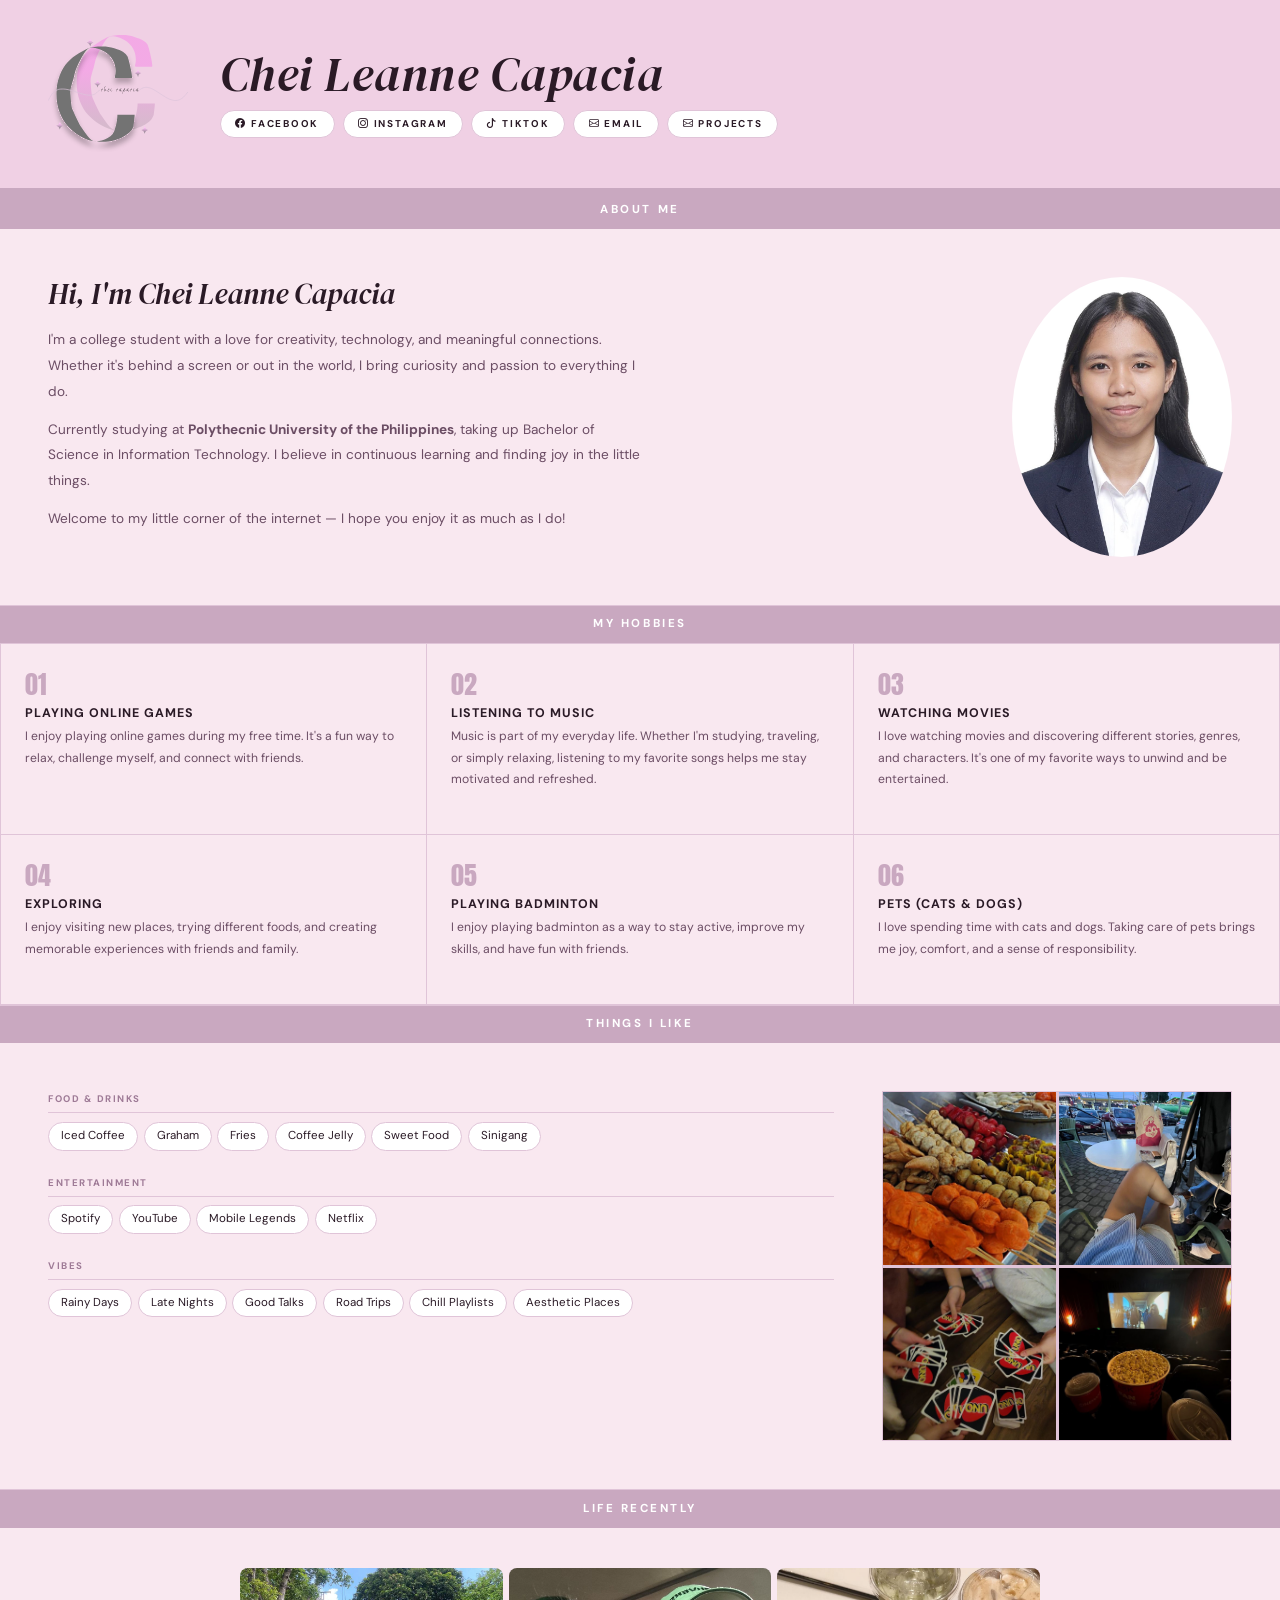
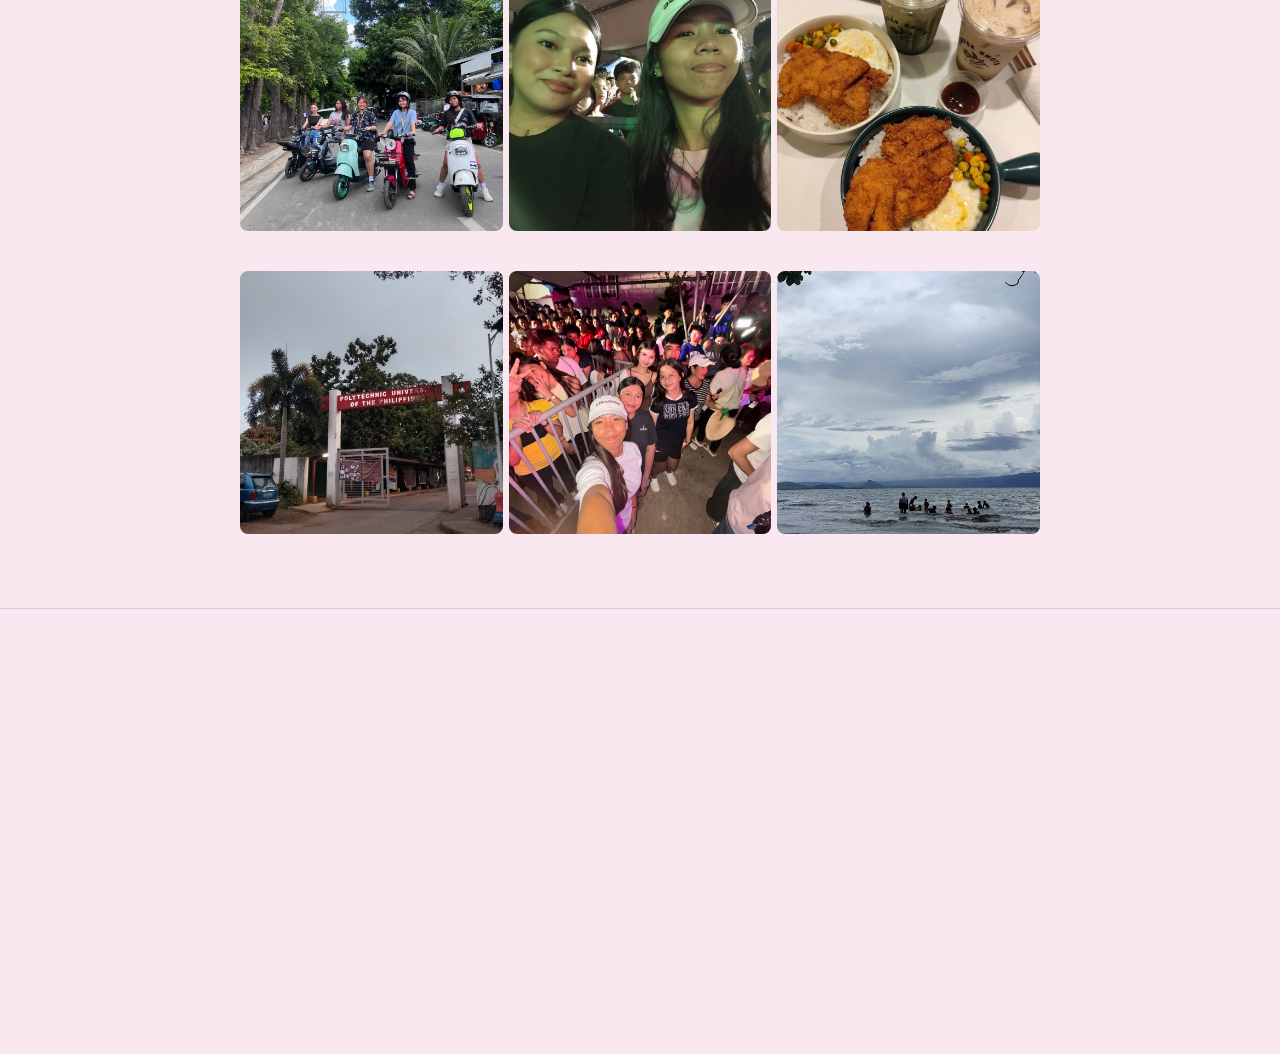
<file: index.html>
<!DOCTYPE html>
<html lang="en">
<head>
  <meta charset="UTF-8"/>
  <meta name="viewport" content="width=device-width, initial-scale=1.0"/>
  <title>Chei Leanne Capacia — Portfolio</title>
  <link href="https://cdn.jsdelivr.net/npm/bootstrap@5.3.3/dist/css/bootstrap.min.css" rel="stylesheet">
  <link rel="stylesheet" href="https://cdn.jsdelivr.net/npm/bootstrap-icons@1.11.3/font/bootstrap-icons.min.css">
  <link href="https://fonts.googleapis.com/css2?family=Anton&family=DM+Sans:ital,wght@0,300;0,400;0,500;1,300&family=DM+Serif+Display:ital@0;1&display=swap" rel="stylesheet"/>
  <link rel="stylesheet" href="style.css"/>
</head>
<body>


<header class="site-header">
  <div class="header-logo">
    <img src="logo.svg" alt="Logo">
  </div>
  <div class="header-right">
    <div class="header-name">Chei Leanne Capacia</div>
    <div class="header-socials">
      <a href="https://www.facebook.com/chei.leanne.capacia/" class="social-pill"><i class="bi bi-facebook"></i> Facebook</a>
      <a href="https://www.instagram.com/yzcziii/" class="social-pill"><i class="bi bi-instagram"></i> Instagram</a>
      <a href="https://www.tiktok.com/@yzcziii" class="social-pill"><i class="bi bi-tiktok"></i> TikTok</a>
      <a href="mailto:cheileannecapacia@gmail.com" class="social-pill"><i class="bi bi-envelope"></i> Email</a>
      <a href="https://cheileannec.github.io/cheileanne-portfolio/projects" class="social-pill"><i class="bi bi-envelope"></i> Projects</a>
    </div>
  </div>
</header>


<div class="sec-bar reveal" id="about-me">About Me</div>
<div class="sec-content reveal">
  <div class="about-layout">
    <div class="about-text">
      <h2>Hi, I'm Chei Leanne Capacia</h2>
      <p>I'm a college student with a love for creativity, technology, and meaningful connections. Whether it's behind a screen or out in the world, I bring curiosity and passion to everything I do.</p>
      <p>Currently studying at <strong>Polythecnic University of the Philippines</strong>, taking up Bachelor of Science in Information Technology. I believe in continuous learning and finding joy in the little things.</p>
      <p>Welcome to my little corner of the internet — I hope you enjoy it as much as I do!</p>
    </div>
    <div class="about-oval">
      <img src="profile.jpg" alt="Profile">
    </div>
  </div>
</div>


<div class="sec-bar reveal" id="hobbies">My Hobbies</div>
<div class="sec-content reveal" style="padding: 0;">
  <div class="hobby-grid">
    <div class="hobby-item">
      <div class="hobby-num">01</div>
      <h4>Playing Online Games</h4>
      <p>I enjoy playing online games during my free time. It's a fun way to relax, challenge myself, and connect with friends.</p>
    </div>
    <div class="hobby-item">
      <div class="hobby-num">02</div>
      <h4>Listening to Music</h4>
      <p>Music is part of my everyday life. Whether I'm studying, traveling, or simply relaxing, listening to my favorite songs helps me stay motivated and refreshed.</p>
    </div>
    <div class="hobby-item">
      <div class="hobby-num">03</div>
      <h4>Watching Movies</h4>
      <p>I love watching movies and discovering different stories, genres, and characters. It's one of my favorite ways to unwind and be entertained.</p>
    </div>
    <div class="hobby-item">
      <div class="hobby-num">04</div>
      <h4>Exploring</h4>
      <p>I enjoy visiting new places, trying different foods, and creating memorable experiences with friends and family.</p>
    </div>
    <div class="hobby-item">
      <div class="hobby-num">05</div>
      <h4>Playing Badminton</h4>
      <p>I enjoy playing badminton as a way to stay active, improve my skills, and have fun with friends.</p>
    </div>
    <div class="hobby-item">
      <div class="hobby-num">06</div>
      <h4>Pets (Cats &amp; Dogs)</h4>
      <p>I love spending time with cats and dogs. Taking care of pets brings me joy, comfort, and a sense of responsibility.</p>
    </div>
  </div>
</div>


<div class="sec-bar reveal">Things I Like</div>
<div class="sec-content reveal">
  <div class="likes-layout">
    <div>
      <div class="like-cat">
        <div class="like-cat-label">Food &amp; Drinks</div>
        <div class="tags">
          <span class="tag">Iced Coffee</span><span class="tag">Graham</span>
          <span class="tag">Fries</span><span class="tag">Coffee Jelly</span>
          <span class="tag">Sweet Food</span><span class="tag">Sinigang</span>
        </div>
      </div>
      <div class="like-cat">
        <div class="like-cat-label">Entertainment</div>
        <div class="tags">
          <span class="tag">Spotify</span><span class="tag">YouTube</span>
          <span class="tag">Mobile Legends</span><span class="tag">Netflix</span>
        </div>
      </div>
      <div class="like-cat">
        <div class="like-cat-label">Vibes</div>
        <div class="tags">
          <span class="tag">Rainy Days</span><span class="tag">Late Nights</span>
          <span class="tag">Good Talks</span><span class="tag">Road Trips</span>
          <span class="tag">Chill Playlists</span><span class="tag">Aesthetic Places</span>
        </div>
      </div>
    </div>
    <div class="likes-img-grid">
      <div class="likes-cell"><img src="like1.jpg" alt="Like 1"></div>
      <div class="likes-cell"><img src="like2.jpg" alt="Like 2"></div>
      <div class="likes-cell"><img src="like3.jpg" alt="Like 3"></div>
      <div class="likes-cell"><img src="like4.jpg" alt="Like 4"></div>
    </div>
  </div>
</div>


<div class="sec-bar reveal" id="gallery">Life Recently</div>
<div class="sec-content reveal" style="padding: 2.5rem 3rem;">
  <div class="gallery-grid">
    <div class="gallery-cell"><img src="life1.jpg" alt="Life photo 1"></div>
    <div class="gallery-cell"><img src="life2.jpg" alt="Life photo 2"></div>
    <div class="gallery-cell"><img src="life3.jpg" alt="Life photo 3"></div>
    <div class="gallery-cell"><img src="life4.jpg" alt="Life photo 4"></div>
    <div class="gallery-cell"><img src="life5.jpg" alt="Life photo 5"></div>
    <div class="gallery-cell"><img src="life6.jpg" alt="Life photo 6"></div>
  </div>
</div>


<div class="sec-bar reveal" id="find-me">Find Me</div>
<div class="sec-content reveal">
  <div class="findme-layout">
    <div class="ci-item">
      <div class="ci-icon"><i class="bi bi-envelope"></i></div>
      <div><div class="ci-lbl">Email</div><div class="ci-val">capaciacheileanne@gmail.com</div></div>
    </div>
    <div class="ci-item">
      <div class="ci-icon"><i class="bi bi-telephone"></i></div>
      <div><div class="ci-lbl">Phone</div><div class="ci-val">+63 977 276 6740</div></div>
    </div>
    <div class="ci-item">
      <div class="ci-icon"><i class="bi bi-geo-alt"></i></div>
      <div><div class="ci-lbl">Location</div><div class="ci-val">Tanauan City, Batangas</div></div>
    </div>
    <div class="ci-item" style="border-bottom: none;">
      <div class="ci-icon"><i class="bi bi-share"></i></div>
      <div>
        <div class="ci-lbl">Social Media</div>
        <div class="findme-socials">
          <a href="https://www.facebook.com/chei.leanne.capacia/" class="social-pill"><i class="bi bi-facebook"></i> Facebook</a>
          <a href="https://www.instagram.com/yzcziii/" class="social-pill"><i class="bi bi-instagram"></i> Instagram</a>
          <a href="https://www.tiktok.com/@ciaoczi" class="social-pill"><i class="bi bi-tiktok"></i> TikTok</a>
        </div>
      </div>
    </div>
  </div>
</div>

<script>
  const revEls = document.querySelectorAll('.reveal');
  const obs = new IntersectionObserver(entries => {
    entries.forEach(e => {
      if (e.isIntersecting) { e.target.classList.add('visible'); obs.unobserve(e.target); }
    });
  }, { threshold: 0.07 });
  revEls.forEach(el => obs.observe(el));
</script>
</body>
</html>
</file>
<file: style.css>
*, *::before, *::after { box-sizing: border-box; margin: 0; padding: 0; }

:root {
  --pink-light: #F9E8F0;
  --pink-mid: #F0D0E4;
  --pink-section: #EDD8E8;
  --mauve: #C9A8C0;
  --mauve-dark: #9E7A96;
  --mauve-header: #D4B8CC;
  --footer-bg: #D0B4C8;
  --white: #ffffff;
  --black: #1a1a1a;
  --text-dark: #2a1a26;
  --text-mid: #6b4d64;
  --border: #E0C4D8;
  --oval-bg: #D4D0D0;
}

html { scroll-behavior: smooth; }

body {
  font-family: 'DM Sans', sans-serif;
  background: var(--pink-light);
  color: var(--text-dark);
  font-size: 14px;
  line-height: 1.6;
  min-height: 100vh;
}

/* ── HEADER ── */
.site-header {
  background: var(--pink-mid);
  display: grid;
  grid-template-columns: auto 1fr;
  align-items: center;
  gap: 2rem;
  padding: 1.5rem 3rem;
  border-bottom: 3px solid var(--mauve);
}

.header-logo img {
  width: 140px;
  height: 140px;
  object-fit: contain;
}

.header-right {
  display: flex;
  flex-direction: column;
  gap: 0.75rem;
}

.header-name {
  font-family: 'DM Serif Display', serif;
  font-size: clamp(1.8rem, 4vw, 3rem);
  font-style: italic;
  color: var(--text-dark);
  line-height: 1;
  letter-spacing: 0.01em;
}

.header-socials {
  display: flex;
  gap: 0.5rem;
  flex-wrap: wrap;
}

.social-pill {
  background: var(--white);
  color: var(--text-dark);
  font-size: 0.62rem;
  font-weight: 700;
  letter-spacing: 0.18em;
  text-transform: uppercase;
  padding: 0.3rem 0.9rem;
  border-radius: 999px;
  text-decoration: none;
  transition: background 0.2s, color 0.2s;
  border: 1px solid var(--border);
}

.social-pill:hover {
  background: var(--mauve-dark);
  color: var(--white);
  border-color: var(--mauve-dark);
}

/* ── SECTION DIVIDER BAR ── */
.sec-bar {
  background: var(--mauve);
  padding: 0.6rem 3rem;
  font-size: 0.72rem;
  font-weight: 700;
  letter-spacing: 0.22em;
  text-transform: uppercase;
  color: var(--white);
  text-align: center;
}

/* ── CONTENT SECTIONS ── */
.sec-content {
  background: var(--pink-light);
  padding: 3rem 3rem;
  border-bottom: 1px solid var(--border);
  min-height: 180px;
}

/* ── ABOUT ── */
.about-layout {
  display: grid;
  grid-template-columns: 1fr auto;
  gap: 3rem;
  align-items: start;
}

.about-text h2 {
  font-family: 'DM Serif Display', serif;
  font-size: 1.8rem;
  color: var(--text-dark);
  margin-bottom: 1rem;
  font-style: italic;
}

.about-text p {
  font-size: 0.85rem;
  color: var(--text-mid);
  line-height: 1.9;
  margin-bottom: 0.75rem;
  max-width: 600px;
}

.about-oval {
  width: 220px;
  height: 280px;
  background: var(--oval-bg);
  border-radius: 50%;
  overflow: hidden;
  flex-shrink: 0;
}

.about-oval img {
  width: 100%;
  height: 100%;
  object-fit: cover;
}

/* ── HOBBIES ── */
.hobby-grid {
  display: grid;
  grid-template-columns: repeat(3, 1fr);
  gap: 1px;
  background: var(--border);
  border: 1px solid var(--border);
}

.hobby-item {
  background: var(--pink-light);
  padding: 1.75rem 1.5rem;
  transition: background 0.18s;
}

.hobby-item:hover { background: var(--pink-mid); }

.hobby-num {
  font-family: 'Anton', sans-serif;
  font-size: 1.6rem;
  color: var(--mauve);
  line-height: 1;
  margin-bottom: 0.5rem;
}

.hobby-item h4 {
  font-size: 0.78rem;
  font-weight: 700;
  letter-spacing: 0.08em;
  text-transform: uppercase;
  color: var(--text-dark);
  margin-bottom: 0.35rem;
}

.hobby-item p {
  font-size: 0.76rem;
  color: var(--text-mid);
  line-height: 1.75;
}

/* ── THINGS I LIKE ── */
.likes-layout {
  display: grid;
  grid-template-columns: 1fr auto;
  gap: 3rem;
  align-items: start;
}

.like-cat { margin-bottom: 1.5rem; }

.like-cat-label {
  font-size: 0.6rem;
  letter-spacing: 0.16em;
  text-transform: uppercase;
  color: var(--mauve-dark);
  font-weight: 700;
  border-bottom: 1px solid var(--border);
  padding-bottom: 0.35rem;
  margin-bottom: 0.55rem;
}

.tags { display: flex; flex-wrap: wrap; gap: 0.35rem; }

.tag {
  font-size: 0.72rem;
  padding: 0.25rem 0.75rem;
  border: 1px solid var(--border);
  color: var(--text-dark);
  background: var(--white);
  border-radius: 999px;
  transition: all 0.15s;
  cursor: default;
}

.tag:hover {
  background: var(--mauve-dark);
  color: var(--white);
  border-color: var(--mauve-dark);
}

.likes-img-grid {
  display: grid;
  grid-template-columns: 1fr 1fr;
  grid-template-rows: 1fr 1fr;
  gap: 3px;
  background: var(--border);
  border: 1px solid var(--border);
  width: 350px;
  height: 350px;
  flex-shrink: 0;
}

.likes-cell {
  overflow: hidden;
}

.likes-cell img {
  width: 100%;
  height: 100%;
  object-fit: cover;
  display: block;
}

.likes-cell:nth-child(1) { background: #f0dce8; }
.likes-cell:nth-child(2) { background: #e8d4e2; }
.likes-cell:nth-child(3) { background: #ead8e6; }
.likes-cell:nth-child(4) { background: #e2cede; }

/* ── GALLERY ── */
.gallery-grid {
  display: grid;
  grid-template-columns: repeat(3, 1fr);
  gap: 6px;
  width: 800px;
  height: 600px;
  margin: 0 auto; 
}

.gallery-cell {
  aspect-ratio: 1;
  border-radius: 8px;
  overflow: hidden;
  background: var(--mauve-header);
}

.gallery-cell img {
  width: 100%;
  height: 100%;
  object-fit: cover;
  display: block;
  transition: transform 0.3s ease;
}

.gallery-cell:hover img { transform: scale(1.04); }


/* ── FIND ME ── */
.findme-layout {
  max-width: 420px;
  margin: 0 auto;
}

.ci-item {
  display: flex;
  align-items: flex-start;
  gap: 1rem;
  padding: 1rem 0;
  border-bottom: 1px solid var(--border);
}

.ci-icon {
  width: 32px;
  height: 32px;
  background: var(--pink-mid);
  border-radius: 50%;
  display: flex;
  align-items: center;
  justify-content: center;
  font-size: 0.85rem;
  color: var(--mauve-dark);
  flex-shrink: 0;
}

.ci-lbl {
  font-size: 0.6rem;
  letter-spacing: 0.1em;
  text-transform: uppercase;
  color: var(--mauve-dark);
}

.ci-val {
  font-size: 0.83rem;
  font-weight: 500;
  margin-top: 0.1rem;
  color: var(--text-dark);
}

.findme-socials {
  display: flex;
  gap: 0.5rem;
  flex-wrap: wrap;
  margin-top: 0.5rem;
}

/* ── REVEAL ANIMATION ── */
.reveal { opacity: 0; transform: translateY(14px); transition: opacity 0.5s ease, transform 0.5s ease; }
.reveal.visible { opacity: 1; transform: translateY(0); }

/* ── RESPONSIVE ── */
@media (max-width: 768px) {
  .site-header { grid-template-columns: 1fr; padding: 1.5rem; gap: 1rem; }
  .about-layout { grid-template-columns: 1fr; }
  .about-oval { width: 160px; height: 200px; }
  .hobby-grid { grid-template-columns: 1fr 1fr; }
  .likes-layout { grid-template-columns: 1fr; }
  .likes-img-grid { display: none; }
  .gallery-grid { grid-template-columns: repeat(2, 1fr); }
  .sec-content { padding: 2rem 1.5rem; }
}
</file>
